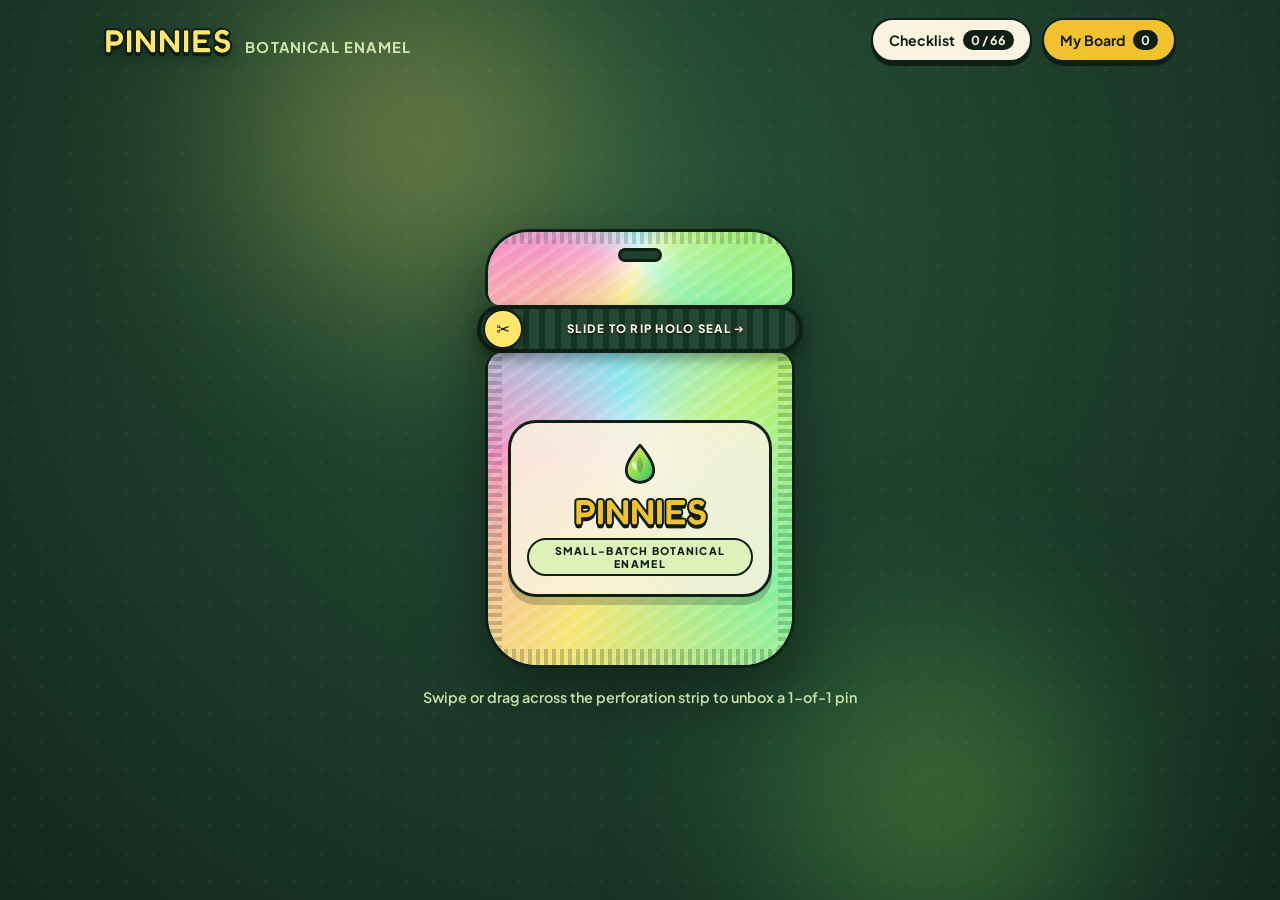
<file: index.html>
<!DOCTYPE html>
<html lang="en">
<head>
  <meta charset="UTF-8" />
  <meta name="viewport" content="width=device-width, initial-scale=1.0" />
  <title>PINNIES — Botanical Enamel</title>
  <link rel="preconnect" href="https://fonts.googleapis.com" />
  <link rel="preconnect" href="https://fonts.gstatic.com" crossorigin />
  <link href="https://fonts.googleapis.com/css2?family=Fredoka:wght@600;700&family=Plus+Jakarta+Sans:wght@500;600;700;800&display=swap" rel="stylesheet" />
  <link rel="stylesheet" href="styles.css" />
</head>
<body>
  <div class="studio-bg" aria-hidden="true">
    <div class="sun-bloom bloom-1"></div>
    <div class="sun-bloom bloom-2"></div>
    <div class="botanical-grid"></div>
  </div>

  <!-- Top Banner -->
  <header class="topbar">
    <div class="brand-lockup">
      <div class="brand-wordmark">PINNIES</div>
      <span class="brand-sub">Botanical Enamel</span>
    </div>
    <div class="topbar-actions">
      <button id="btnOpenChecklist" class="pill-btn pill-cream" type="button">
        <span>Checklist</span>
        <strong id="checklistCount">0 / 66</strong>
      </button>
      <button id="btnOpenBoard" class="pill-btn pill-gold" type="button">
        <span>My Board</span>
        <strong id="boardCount">0</strong>
      </button>
    </div>
  </header>

  <!-- Main Stage -->
  <main class="stage">
    <!-- PHASE 1: DIE-CUT HOLO FOIL BLIND BAG -->
    <section id="bagStage" class="bag-stage" aria-label="Blind Bag">
      <div id="pouchWrapper" class="pouch-wrapper">
        <!-- Tear-off Top Cap -->
        <div id="pouchCap" class="pouch-cap">
          <div class="holo-foil"></div>
          <div class="holo-glare"></div>
          <div class="hang-hole"></div>
          <div class="crimp-top"></div>
        </div>

        <!-- Perforated Tear Strip -->
        <div id="tearStrip" class="tear-strip" role="slider" aria-label="Slide to rip holographic seal" aria-valuemin="0" aria-valuemax="100" aria-valuenow="0" tabindex="0">
          <div class="tear-track">
            <div id="tearFill" class="tear-fill"></div>
            <span class="tear-prompt">SLIDE TO RIP HOLO SEAL ➔</span>
          </div>
          <div id="tearHandle" class="tear-handle" title="Drag across to rip">✂</div>
        </div>

        <!-- Pouch Lower Body -->
        <div id="pouchBody" class="pouch-body">
          <div class="holo-foil"></div>
          <div class="holo-glare"></div>
          <div class="crimp-side crimp-left"></div>
          <div class="crimp-side crimp-right"></div>

          <div class="pouch-emblem">
            <svg class="terp-drop" viewBox="0 0 64 64" width="44" height="44" aria-hidden="true">
              <defs>
                <linearGradient id="dropGrad" x1="0%" y1="0%" x2="100%" y2="100%">
                  <stop offset="0%" stop-color="#FFE66D" />
                  <stop offset="55%" stop-color="#8CE052" />
                  <stop offset="100%" stop-color="#2BB673" />
                </linearGradient>
              </defs>
              <path d="M32 6 C32 6 12 28 12 42 C12 53 21 60 32 60 C43 60 52 53 52 42 C52 28 32 6 32 6 Z" fill="url(#dropGrad)" stroke="#0E1F16" stroke-width="4" stroke-linejoin="round"/>
              <path d="M32 22 C27 31 25 38 32 47 C39 38 37 31 32 22 Z" fill="#0E1F16" opacity="0.22"/>
              <ellipse cx="24" cy="36" rx="3" ry="6" transform="rotate(-18 24 36)" fill="#FFFFFF" opacity="0.7"/>
            </svg>
            <div class="pouch-logo">PINNIES</div>
            <div class="pouch-tag">SMALL-BATCH BOTANICAL ENAMEL</div>
          </div>

          <div class="crimp-bottom"></div>
        </div>
      </div>

      <p class="stage-hint">Swipe or drag across the perforation strip to unbox a 1-of-1 pin</p>
    </section>

    <!-- PHASE 2: REVEAL STAGE (FLOATING PIN + EDITORIAL BUBBLE) -->
    <section id="revealStage" class="reveal-stage hidden" aria-label="Pin Reveal">
      <div id="burstLayer" class="burst-layer" aria-hidden="true"></div>

      <div class="reveal-workspace">
        <!-- Torn Pouch Remnant -->
        <div id="tornBase" class="torn-base" aria-hidden="true">
          <div class="holo-foil"></div>
          <div class="jagged-lip"></div>
          <div class="torn-logo">PINNIES</div>
        </div>

        <!-- Floating Die-Cut Pin -->
        <div id="floatingPinAnchor" class="floating-pin-anchor">
          <div id="pinGrabHint" class="grab-badge">Tap to animate • Drag to mount</div>
          <div id="floatingPin" class="floating-pin" role="button" tabindex="0" aria-label="Revealed Enamel Pin. Tap to animate or drag onto your collector board.">
            <div id="pinShadow" class="pin-shadow"></div>
            <div id="pin3D" class="pin-3d">
              <div id="pinFront" class="pin-face pin-front"></div>
              <div id="pinBack" class="pin-face pin-back"></div>
            </div>
          </div>
        </div>

        <!-- Separate Buttercream Editorial Spec Bubble -->
        <aside id="specBubble" class="spec-bubble" aria-label="Strain Details">
          <div class="bubble-pointer" aria-hidden="true"></div>
          <div class="bubble-top">
            <span id="specNumber" class="spec-num">#01 / 66</span>
            <span id="specRarity" class="spec-rarity">Common • Brass Gold</span>
          </div>
          <h1 id="specName" class="spec-name">Pineapple Express</h1>
          <p id="specTagline" class="spec-tagline">Art-Deco tropical locomotive with billowing enamel steam.</p>

          <div class="spec-section">
            <span id="specTerpLabel" class="spec-label">DOMINANT TERPENES</span>
            <div id="specTerpenes" class="terp-pills"></div>
          </div>

          <div class="bubble-actions">
            <button id="btnAnimatePin" class="action-btn action-animate" type="button">
              <span>✨ Animate</span>
            </button>
            <button id="btnFlipPin" class="action-btn" type="button">
              <span>↻ Flip Pin</span>
            </button>
            <button id="btnUvPin" class="action-btn" type="button">
              <span>UV Glow</span>
            </button>
          </div>
        </aside>
      </div>

      <!-- Bottom Stage Bar -->
      <div class="bottom-bar">
        <span class="drag-instruction">✋ Drag the pin anywhere to open your Collector’s Board</span>
        <button id="btnTearAnother" class="tear-another-btn" type="button">Tear Another Bag</button>
      </div>
    </section>
  </main>

  <!-- Drag Ghost Follower -->
  <div id="dragGhost" class="drag-ghost hidden" aria-hidden="true"></div>

  <!-- COLLECTOR'S CORKBOARD OVERLAY MODAL -->
  <div id="boardModal" class="modal-backdrop hidden" role="dialog" aria-modal="true" aria-labelledby="boardModalTitle">
    <div class="corkboard-modal">
      <div class="modal-header">
        <div>
          <h2 id="boardModalTitle">Collector’s Corkboard</h2>
          <p id="boardModalSub">Drop your pin anywhere on the cork • Tap mounted pins to animate</p>
        </div>
        <div class="modal-header-actions">
          <button id="btnBoardTearAnother" class="pill-btn pill-gold" type="button">Tear Another Bag</button>
          <button id="btnCloseBoard" class="close-btn" type="button" aria-label="Close board">✕</button>
        </div>
      </div>

      <div id="corkSurface" class="cork-surface">
        <div class="brass-bracket tl"></div>
        <div class="brass-bracket tr"></div>
        <div class="brass-bracket bl"></div>
        <div class="brass-bracket br"></div>

        <div id="dropTargetRing" class="drop-target-ring hidden">
          <span>Release to Pin Here</span>
        </div>

        <div id="boardEmptyState" class="board-empty">
          Tear open a holographic bag and drag your 1-of-1 pin onto the corkboard.
        </div>

        <div id="mountedPinsLayer" class="mounted-pins-layer"></div>
      </div>
    </div>
  </div>

  <!-- MASTER COLLECTOR'S CHECKLIST MODAL -->
  <div id="checklistModal" class="modal-backdrop hidden" role="dialog" aria-modal="true" aria-labelledby="checklistTitle">
    <div class="checklist-modal">
      <div class="modal-header">
        <div>
          <h2 id="checklistTitle">Series 01 Master Checklist</h2>
          <p id="checklistProgressText">0 of 66 Botanical Pins Unlocked</p>
        </div>
        <button id="btnCloseChecklist" class="close-btn" type="button" aria-label="Close checklist">✕</button>
      </div>

      <div class="progress-track">
        <div id="checklistProgressBar" class="progress-fill" style="width: 0%"></div>
      </div>

      <div class="filter-bar" role="tablist">
        <button class="filter-chip active" data-filter="all" type="button">All (66)</button>
        <button class="filter-chip" data-filter="unlocked" type="button">Unlocked</button>
        <button class="filter-chip" data-filter="terpenes" type="button">Terpenes</button>
        <button class="filter-chip" data-filter="missing" type="button">Missing</button>
      </div>

      <div id="checklistGrid" class="checklist-grid"></div>
    </div>
  </div>

  <!-- Data & Wave Modules -->
  <script src="data/roster.js"></script>
  <script src="data/wave1.js"></script>
  <script src="data/terpenes.js"></script>
  <!-- Future waves drop right in here:
  <script src="data/wave2.js"></script>
  <script src="data/wave3.js"></script>
  <script src="data/wave4.js"></script>
  <script src="data/wave5.js"></script>
  <script src="data/wave6.js"></script>
  -->
  <script src="app.js"></script>
</body>
</html>
</file>
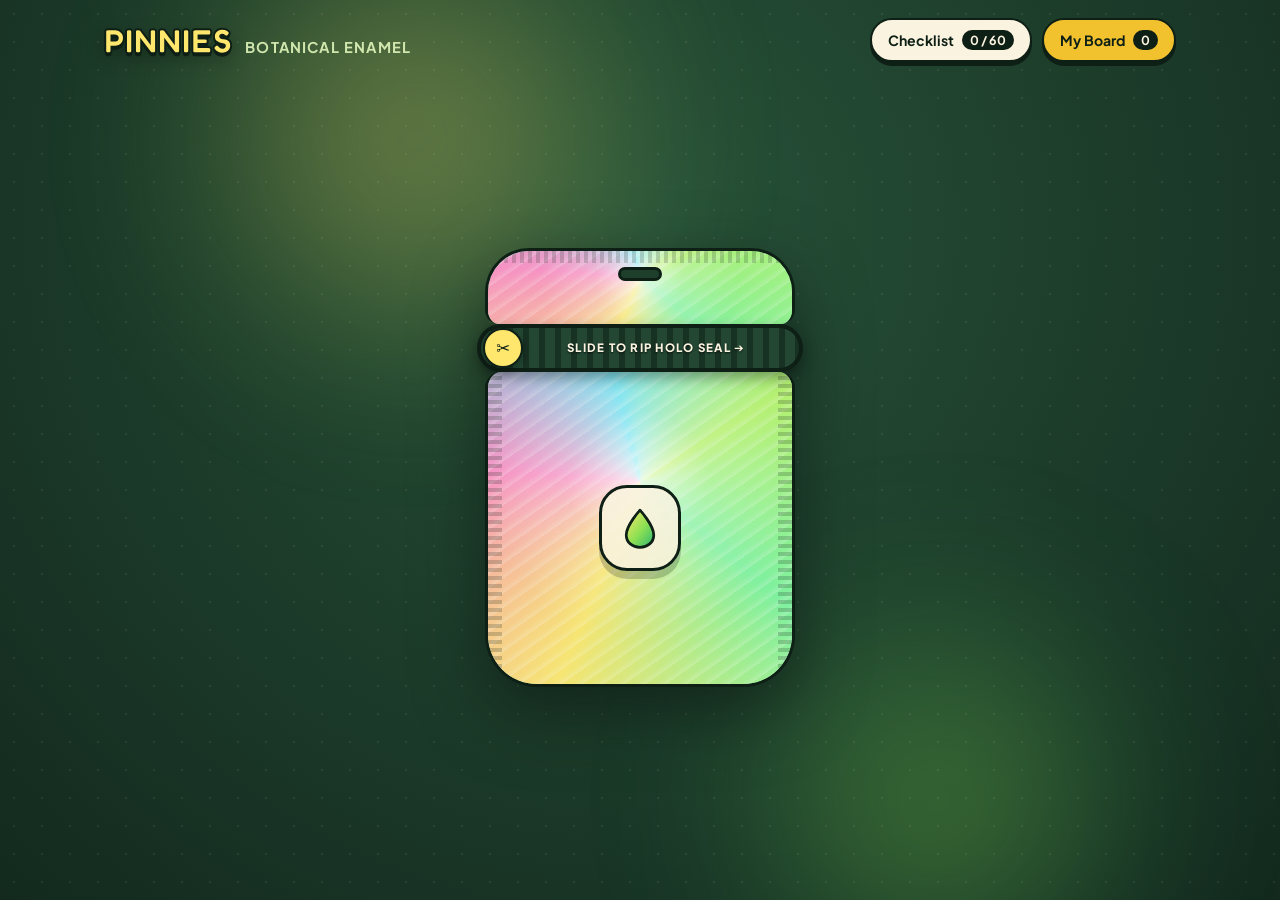
<file: gemini-code-1795145759542.html>
<!DOCTYPE html>
<html lang="en">
<head>
  <meta charset="UTF-8" />
  <meta name="viewport" content="width=device-width, initial-scale=1.0" />
  <title>PINNIES — Botanical Enamel</title>
  <link rel="preconnect" href="https://fonts.googleapis.com" />
  <link rel="preconnect" href="https://fonts.gstatic.com" crossorigin />
  <link href="https://fonts.googleapis.com/css2?family=Fredoka:wght@600;700&family=Plus+Jakarta+Sans:wght@500;600;700;800&display=swap" rel="stylesheet" />
  <link rel="stylesheet" href="styles.css" />
</head>
<body>
  <div class="studio-bg" aria-hidden="true">
    <div class="sun-bloom bloom-1"></div>
    <div class="sun-bloom bloom-2"></div>
    <div class="botanical-grid"></div>
  </div>

  <!-- Top Banner -->
  <header class="topbar">
    <div class="brand-lockup">
      <div class="brand-wordmark">PINNIES</div>
      <span class="brand-sub">Botanical Enamel</span>
    </div>
    <div class="topbar-actions">
      <button id="btnOpenChecklist" class="pill-btn pill-cream" type="button">
        <span>Checklist</span>
        <strong id="checklistCount">0 / 60</strong>
      </button>
      <button id="btnOpenBoard" class="pill-btn pill-gold" type="button">
        <span>My Board</span>
        <strong id="boardCount">0</strong>
      </button>
    </div>
  </header>

  <!-- Main Stage -->
  <main class="stage">
    <!-- PHASE 1: DIE-CUT HOLO FOIL BLIND BAG -->
    <section id="bagStage" class="bag-stage" aria-label="Blind Bag">
      <div id="pouchWrapper" class="pouch-wrapper">
        <!-- Tear-off Top Cap -->
        <div id="pouchCap" class="pouch-cap">
          <div class="holo-foil"></div>
          <div class="holo-glare"></div>
          <div class="hang-hole"></div>
          <div class="crimp-top"></div>
        </div>

        <!-- Perforated Tear Strip -->
        <div id="tearStrip" class="tear-strip" role="slider" aria-label="Slide to rip holographic seal" aria-valuemin="0" aria-valuemax="100" aria-valuenow="0" tabindex="0">
          <div class="tear-track">
            <div id="tearFill" class="tear-fill"></div>
            <span class="tear-prompt">SLIDE TO RIP HOLO SEAL ➔</span>
          </div>
          <div id="tearHandle" class="tear-handle" title="Drag across to rip">✂</div>
        </div>

        <!-- Pouch Lower Body -->
        <div id="pouchBody" class="pouch-body">
          <div class="holo-foil"></div>
          <div class="holo-glare"></div>
          <div class="crimp-side crimp-left"></div>
          <div class="crimp-side crimp-right"></div>

          <div class="pouch-emblem">
            <svg class="terp-drop" viewBox="0 0 64 64" width="44" height="44" aria-hidden="true">
              <defs>
                <linearGradient id="dropGrad" x1="0%" y1="0%" x2="100%" y2="100%">
                  <stop offset="0%" stop-color="#FFE66D" />
                  <stop offset="55%" stop-color="#8CE052" />
                  <stop offset="100%" stop-color="#2BB673" />
                </linearGradient>
              </defs>
              <path d="M32 6 C32 6 12 28 12 42 C12 53 21 60 32 60 C43 60 52 53 52 42 C52 28 32 6 32 6 Z" fill="url(#dropGrad)" stroke="#0E1F16" stroke-width="4" stroke-linejoin="round"/>
              <path d="M32 22 C27 31 25 38 32 47 C39 38 37
</file>
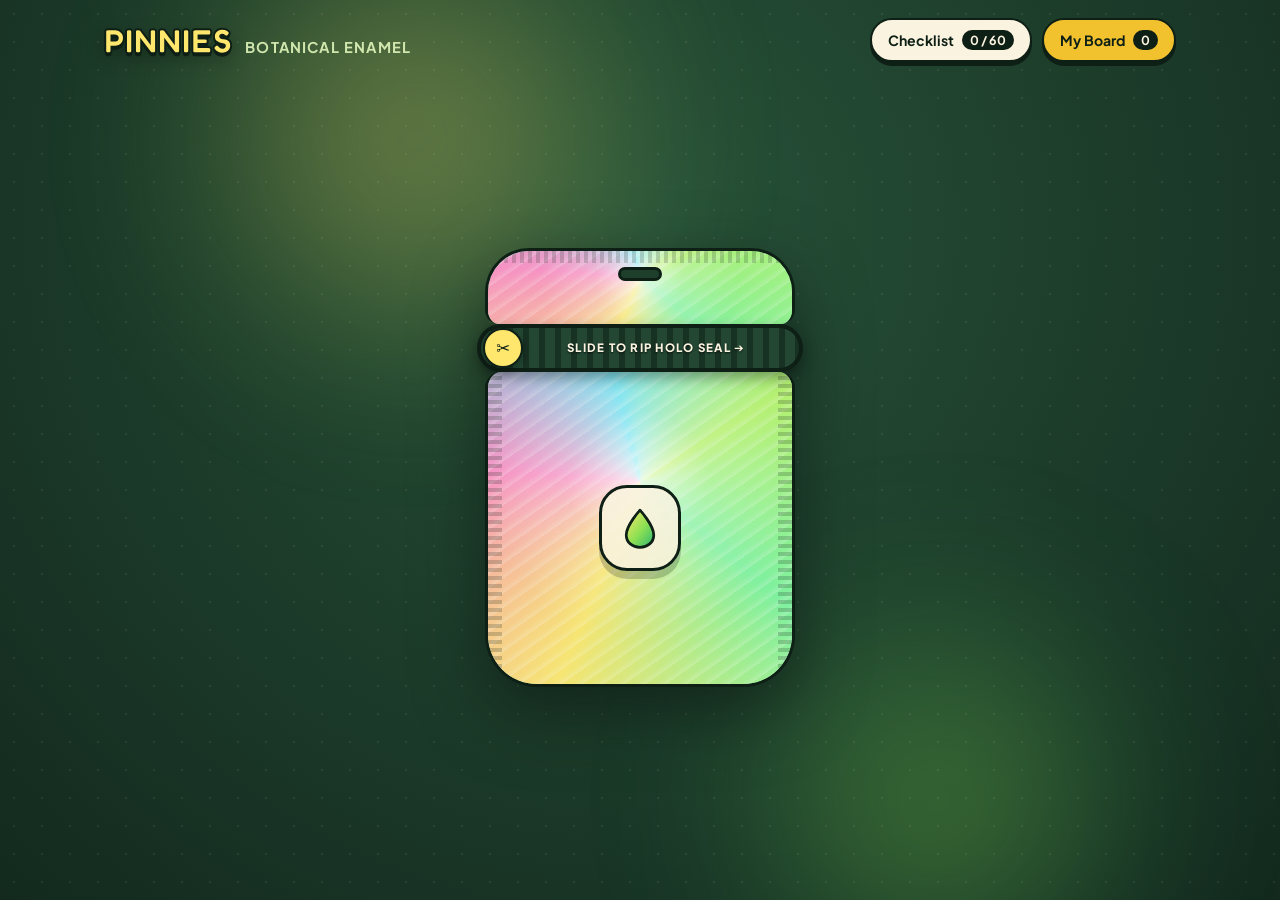
<file: gemini-code-1795145759542.index.html>
<!DOCTYPE html>
<html lang="en">
<head>
  <meta charset="UTF-8" />
  <meta name="viewport" content="width=device-width, initial-scale=1.0" />
  <title>PINNIES — Botanical Enamel</title>
  <link rel="preconnect" href="https://fonts.googleapis.com" />
  <link rel="preconnect" href="https://fonts.gstatic.com" crossorigin />
  <link href="https://fonts.googleapis.com/css2?family=Fredoka:wght@600;700&family=Plus+Jakarta+Sans:wght@500;600;700;800&display=swap" rel="stylesheet" />
  <link rel="stylesheet" href="styles.css" />
</head>
<body>
  <div class="studio-bg" aria-hidden="true">
    <div class="sun-bloom bloom-1"></div>
    <div class="sun-bloom bloom-2"></div>
    <div class="botanical-grid"></div>
  </div>

  <!-- Top Banner -->
  <header class="topbar">
    <div class="brand-lockup">
      <div class="brand-wordmark">PINNIES</div>
      <span class="brand-sub">Botanical Enamel</span>
    </div>
    <div class="topbar-actions">
      <button id="btnOpenChecklist" class="pill-btn pill-cream" type="button">
        <span>Checklist</span>
        <strong id="checklistCount">0 / 60</strong>
      </button>
      <button id="btnOpenBoard" class="pill-btn pill-gold" type="button">
        <span>My Board</span>
        <strong id="boardCount">0</strong>
      </button>
    </div>
  </header>

  <!-- Main Stage -->
  <main class="stage">
    <!-- PHASE 1: DIE-CUT HOLO FOIL BLIND BAG -->
    <section id="bagStage" class="bag-stage" aria-label="Blind Bag">
      <div id="pouchWrapper" class="pouch-wrapper">
        <!-- Tear-off Top Cap -->
        <div id="pouchCap" class="pouch-cap">
          <div class="holo-foil"></div>
          <div class="holo-glare"></div>
          <div class="hang-hole"></div>
          <div class="crimp-top"></div>
        </div>

        <!-- Perforated Tear Strip -->
        <div id="tearStrip" class="tear-strip" role="slider" aria-label="Slide to rip holographic seal" aria-valuemin="0" aria-valuemax="100" aria-valuenow="0" tabindex="0">
          <div class="tear-track">
            <div id="tearFill" class="tear-fill"></div>
            <span class="tear-prompt">SLIDE TO RIP HOLO SEAL ➔</span>
          </div>
          <div id="tearHandle" class="tear-handle" title="Drag across to rip">✂</div>
        </div>

        <!-- Pouch Lower Body -->
        <div id="pouchBody" class="pouch-body">
          <div class="holo-foil"></div>
          <div class="holo-glare"></div>
          <div class="crimp-side crimp-left"></div>
          <div class="crimp-side crimp-right"></div>

          <div class="pouch-emblem">
            <svg class="terp-drop" viewBox="0 0 64 64" width="44" height="44" aria-hidden="true">
              <defs>
                <linearGradient id="dropGrad" x1="0%" y1="0%" x2="100%" y2="100%">
                  <stop offset="0%" stop-color="#FFE66D" />
                  <stop offset="55%" stop-color="#8CE052" />
                  <stop offset="100%" stop-color="#2BB673" />
                </linearGradient>
              </defs>
              <path d="M32 6 C32 6 12 28 12 42 C12 53 21 60 32 60 C43 60 52 53 52 42 C52 28 32 6 32 6 Z" fill="url(#dropGrad)" stroke="#0E1F16" stroke-width="4" stroke-linejoin="round"/>
              <path d="M32 22 C27 31 25 38 32 47 C39 38 37
</file>
<file: styles.css>
:root {
  --bg-deep: #13291e;
  --bg-mid: #1e3f2c;
  --ink: #0e1f16;
  --cream: #faf3df;
  --cream-dark: #ede1c2;
  --gold: #f2c12e;
  --gold-bright: #ffe66d;
  --lime: #ddf2b8;
  --lime-ink: #254a2e;
  --emerald: #2bb673;
  --cork-base: #c68e53;
  --cork-dark: #9e6b36;
  --holo-angle: 130deg;
  --glare-x: 50%;
  --glare-y: 35%;
}

* {
  box-sizing: border-box;
  user-select: none;
  -webkit-user-select: none;
}

html, body {
  margin: 0;
  padding: 0;
  min-height: 100vh;
  font-family: "Plus Jakarta Sans", system-ui, -apple-system, sans-serif;
  background: radial-gradient(circle at 50% 25%, #275239 0%, var(--bg-mid) 45%, var(--bg-deep) 100%);
  color: var(--cream);
  overflow-x: hidden;
}

.studio-bg {
  position: fixed;
  inset: 0;
  pointer-events: none;
  z-index: 0;
  overflow: hidden;
}

.sun-bloom {
  position: absolute;
  border-radius: 50%;
  filter: blur(80px);
  opacity: 0.42;
}

.bloom-1 {
  width: 520px;
  height: 520px;
  top: -120px;
  left: 12%;
  background: radial-gradient(circle, #ffe66d 0%, rgba(140, 224, 82, 0.2) 60%, transparent 75%);
}

.bloom-2 {
  width: 480px;
  height: 480px;
  bottom: -140px;
  right: 8%;
  background: radial-gradient(circle, #8ce052 0%, rgba(43, 182, 115, 0.2) 60%, transparent 75%);
}

.botanical-grid {
  position: absolute;
  inset: 0;
  background-image: radial-gradient(rgba(250, 243, 223, 0.08) 1.5px, transparent 1.5px);
  background-size: 28px 28px;
}

/* Top Banner */
.topbar {
  position: relative;
  z-index: 20;
  max-width: 1120px;
  margin: 0 auto;
  padding: 18px 24px 10px;
  display: flex;
  align-items: center;
  justify-content: space-between;
  gap: 16px;
}

.brand-lockup {
  display: flex;
  align-items: baseline;
  gap: 12px;
}

.brand-wordmark {
  font-family: "Fredoka", cursive, sans-serif;
  font-size: 2.15rem;
  font-weight: 700;
  letter-spacing: 0.03em;
  color: var(--gold-bright);
  text-shadow: 0 3px 0 var(--ink), 0 6px 18px rgba(0, 0, 0, 0.35);
  -webkit-text-stroke: 2px var(--ink);
}

.brand-sub {
  font-size: 0.92rem;
  font-weight: 700;
  letter-spacing: 0.08em;
  text-transform: uppercase;
  color: var(--lime);
  opacity: 0.92;
}

.topbar-actions {
  display: flex;
  align-items: center;
  gap: 10px;
}

.pill-btn {
  display: inline-flex;
  align-items: center;
  gap: 8px;
  padding: 10px 16px;
  border-radius: 999px;
  border: 2.5px solid var(--ink);
  font-family: inherit;
  font-size: 0.88rem;
  font-weight: 700;
  cursor: pointer;
  box-shadow: 0 4px 0 var(--ink);
  transition: transform 0.14s ease, box-shadow 0.14s ease;
}

.pill-btn:hover { transform: translateY(-2px); box-shadow: 0 6px 0 var(--ink); }
.pill-btn:active { transform: translateY(2px); box-shadow: 0 2px 0 var(--ink); }
.pill-cream { background: var(--cream); color: var(--ink); }
.pill-gold { background: var(--gold); color: var(--ink); }
.pill-btn strong { background: var(--ink); color: var(--cream); padding: 2px 8px; border-radius: 999px; font-size: 0.78rem; }

/* Main Stage */
.stage {
  position: relative;
  z-index: 10;
  max-width: 1120px;
  margin: 0 auto;
  padding: 12px 24px 36px;
  min-height: calc(100vh - 86px);
  display: flex;
  flex-direction: column;
  align-items: center;
  justify-content: center;
}

.hidden { display: none !important; }

/* PHASE 1: DIE-CUT HOLO FOIL BLIND BAG */
.bag-stage {
  display: flex;
  flex-direction: column;
  align-items: center;
  gap: 20px;
}

.pouch-wrapper {
  position: relative;
  width: 310px;
  filter: drop-shadow(0 24px 34px rgba(7, 17, 12, 0.55));
  transition: transform 0.18s ease-out;
}

.pouch-cap {
  position: relative;
  height: 76px;
  background: #8fd9a8;
  border: 3.5px solid var(--ink);
  border-bottom: none;
  border-radius: 44px 44px 14px 14px;
  overflow: hidden;
  transform-origin: left bottom;
  transition: transform 0.55s cubic-bezier(0.22, 1, 0.36, 1), opacity 0.45s ease;
}

.pouch-cap.ripped {
  transform: translate(110px, -95px) rotate(26deg);
  opacity: 0;
}

.hang-hole {
  position: absolute;
  top: 16px;
  left: 50%;
  transform: translateX(-50%);
  width: 44px;
  height: 14px;
  border-radius: 999px;
  background: var(--bg-mid);
  border: 3px solid var(--ink);
  z-index: 5;
}

.crimp-top {
  position: absolute;
  top: 0;
  inset-inline: 0;
  height: 12px;
  background: repeating-linear-gradient(90deg, rgba(14, 31, 22, 0.18) 0 4px, transparent 4px 8px);
  z-index: 4;
}

/* Mobile-Friendly Perforated Tear Strip */
.tear-strip {
  position: relative;
  z-index: 12;
  height: 48px;
  margin-inline: -8px;
  background: var(--ink);
  border-radius: 999px;
  padding: 4px;
  display: flex;
  align-items: center;
  cursor: grab;
  touch-action: none;
  -webkit-touch-callout: none;
  box-shadow: 0 6px 14px rgba(0, 0, 0, 0.35);
}

.tear-strip:active { cursor: grabbing; }

.tear-track {
  position: relative;
  width: 100%;
  height: 100%;
  border-radius: 999px;
  background: repeating-linear-gradient(90deg, #234733 0px, #234733 10px, #173123 10px, #173123 16px);
  overflow: hidden;
  display: flex;
  align-items: center;
  justify-content: center;
  pointer-events: none;
}

.tear-fill {
  position: absolute;
  left: 0;
  top: 0;
  bottom: 0;
  width: 0%;
  background: linear-gradient(90deg, #8ce052, #ffe66d, #ff7eb3);
}

.tear-prompt {
  position: relative;
  z-index: 2;
  font-size: 0.72rem;
  font-weight: 800;
  letter-spacing: 0.11em;
  color: var(--cream);
  padding-left: 32px;
  text-shadow: 0 1px 2px rgba(0, 0, 0, 0.7);
}

.tear-handle {
  position: absolute;
  left: 6px;
  top: 4px;
  width: 40px;
  height: 40px;
  border-radius: 50%;
  background: var(--gold-bright);
  color: var(--ink);
  border: 2.5px solid var(--ink);
  display: grid;
  place-items: center;
  font-size: 1.05rem;
  font-weight: 800;
  z-index: 4;
  touch-action: none;
  box-shadow: 0 3px 8px rgba(0, 0, 0, 0.35);
}

/* Pouch Body */
.pouch-body {
  position: relative;
  height: 315px;
  background: #8fd9a8;
  border: 3.5px solid var(--ink);
  border-top: none;
  border-radius: 16px 16px 52px 52px;
  overflow: hidden;
  display: flex;
  flex-direction: column;
  align-items: center;
  justify-content: center;
  padding: 20px;
}

.holo-foil {
  position: absolute;
  inset: 0;
  background:
    conic-gradient(from var(--holo-angle) at var(--glare-x) var(--glare-y), #7ef29d, #ffe66d, #ff8cc6, #70e1f5, #b8f26b, #7ef29d),
    repeating-linear-gradient(-35deg, rgba(255, 255, 255, 0.24) 0px, rgba(255, 255, 255, 0.02) 6px, rgba(14, 31, 22, 0.08) 12px);
  background-blend-mode: screen, overlay;
  opacity: 0.92;
  pointer-events: none;
}

.holo-glare {
  position: absolute;
  inset: 0;
  background: radial-gradient(circle at var(--glare-x) var(--glare-y), rgba(255, 255, 255, 0.78) 0%, rgba(255, 255, 255, 0.22) 28%, transparent 62%);
  mix-blend-mode: overlay;
  pointer-events: none;
}

.crimp-side { position: absolute; top: 0; bottom: 0; width: 14px; background: repeating-linear-gradient(0deg, rgba(14, 31, 22, 0.2) 0 4px, transparent 4px 8px); }
.crimp-left { left: 0; }
.crimp-right { right: 0; }
.crimp-bottom { position: absolute; bottom: 0; inset-inline: 0; height: 16px; background: repeating-linear-gradient(90deg, rgba(14, 31, 22, 0.22) 0 4px, transparent 4px 8px); }

.pouch-emblem {
  position: relative;
  z-index: 4;
  display: flex;
  flex-direction: column;
  align-items: center;
  text-align: center;
  gap: 8px;
  padding: 18px 16px;
  border-radius: 28px;
  background: rgba(250, 243, 223, 0.86);
  border: 3px solid var(--ink);
  box-shadow: 0 8px 0 rgba(14, 31, 22, 0.22);
}

.pouch-logo {
  font-family: "Fredoka", cursive, sans-serif;
  font-size: 2.35rem;
  font-weight: 700;
  line-height: 1;
  color: var(--gold);
  -webkit-text-stroke: 2px var(--ink);
  text-shadow: 0 3px 0 var(--ink);
}

.pouch-tag {
  font-size: 0.66rem;
  font-weight: 800;
  letter-spacing: 0.12em;
  color: var(--ink);
  background: var(--lime);
  padding: 4px 10px;
  border-radius: 999px;
  border: 2px solid var(--ink);
}

.stage-hint {
  margin: 0;
  font-size: 0.9rem;
  font-weight: 600;
  color: var(--lime);
  text-align: center;
  opacity: 0.9;
}

/* PHASE 2: REVEAL STAGE */
.reveal-stage {
  width: 100%;
  display: flex;
  flex-direction: column;
  align-items: center;
  gap: 24px;
}

.burst-layer { position: fixed; inset: 0; pointer-events: none; z-index: 30; }

.sparkle-particle {
  position: absolute;
  width: 12px;
  height: 12px;
  border-radius: 3px;
  border: 2px solid var(--ink);
  animation: burstOut 0.85s cubic-bezier(0.16, 1, 0.3, 1) forwards;
}

@keyframes burstOut {
  0% { transform: translate(-50%, -50%) scale(0.4) rotate(0deg); opacity: 1; }
  100% { transform: translate(calc(-50% + var(--dx)), calc(-50% + var(--dy))) scale(1.1) rotate(220deg); opacity: 0; }
}

.reveal-workspace {
  position: relative;
  width: 100%;
  max-width: 920px;
  min-height: 430px;
  display: flex;
  align-items: center;
  justify-content: center;
  gap: 38px;
  flex-wrap: wrap;
  padding-top: 16px;
}

.torn-base {
  position: absolute;
  bottom: -14px;
  left: 16%;
  width: 185px;
  height: 112px;
  border: 3px solid var(--ink);
  border-top: none;
  border-radius: 8px 8px 34px 34px;
  overflow: hidden;
  transform: rotate(-8deg);
  opacity: 0.9;
  pointer-events: none;
  box-shadow: 0 14px 24px rgba(0, 0, 0, 0.4);
  animation: pouchSink 0.65s cubic-bezier(0.22, 1, 0.36, 1) forwards;
}

@keyframes pouchSink {
  0% { transform: translateY(-40px) scale(1.15) rotate(0deg); opacity: 1; }
  100% { transform: translateY(0) scale(1) rotate(-8deg); opacity: 0.92; }
}

.jagged-lip {
  position: relative;
  z-index: 3;
  height: 14px;
  background: linear-gradient(135deg, var(--bg-mid) 25%, transparent 25%) -10px 0, linear-gradient(225deg, var(--bg-mid) 25%, transparent 25%) -10px 0;
  background-size: 20px 20px;
}

.torn-logo {
  position: relative;
  z-index: 3;
  margin-top: 22px;
  text-align: center;
  font-family: "Fredoka", cursive, sans-serif;
  font-size: 1.35rem;
  color: var(--gold-bright);
  -webkit-text-stroke: 1.5px var(--ink);
}

.floating-pin-anchor {
  position: relative;
  width: 270px;
  height: 270px;
  display: grid;
  place-items: center;
  perspective: 1000px;
  animation: pullFromBag 0.75s cubic-bezier(0.22, 1.25, 0.36, 1) forwards;
}

@keyframes pullFromBag {
  0% { transform: translate(-90px, 150px) scale(0.45) rotate(-14deg); opacity: 0; }
  65% { transform: translate(0, -14px) scale(1.04) rotate(2deg); opacity: 1; }
  100% { transform: translate(0, 0) scale(1) rotate(0deg); opacity: 1; }
}

.grab-badge {
  position: absolute;
  top: -16px;
  background: rgba(14, 31, 22, 0.85);
  color: var(--gold-bright);
  border: 2px solid var(--gold);
  border-radius: 999px;
  padding: 4px 12px;
  font-size: 0.72rem;
  font-weight: 800;
  letter-spacing: 0.04em;
  pointer-events: none;
  z-index: 15;
}

.floating-pin {
  position: relative;
  width: 240px;
  height: 240px;
  cursor: grab;
  touch-action: none;
  transform-style: preserve-3d;
}

.floating-pin:active { cursor: grabbing; }

.pin-shadow {
  position: absolute;
  inset: 22px;
  border-radius: 50%;
  background: radial-gradient(circle, rgba(5, 14, 9, 0.65) 0%, transparent 72%);
  transform: translate(var(--sx, 0px), var(--sy, 24px)) scale(0.92);
  filter: blur(12px);
  pointer-events: none;
  transition: transform 0.08s ease-out;
}

.pin-3d {
  position: relative;
  width: 100%;
  height: 100%;
  transform-style: preserve-3d;
  transform: rotateX(var(--rx, 0deg)) rotateY(var(--ry, 0deg)) rotateY(var(--flip, 0deg));
  transition: transform 0.16s ease-out;
}

.pin-3d.flipped {
  --flip: 180deg;
  transition: transform 0.55s cubic-bezier(0.34, 1.56, 0.64, 1);
}

.pin-face {
  position: absolute;
  inset: 0;
  display: grid;
  place-items: center;
  backface-visibility: hidden;
  -webkit-backface-visibility: hidden;
  filter: drop-shadow(0 5px 0 rgba(14, 31, 22, 0.65)) drop-shadow(0 12px 18px rgba(0, 0, 0, 0.35));
}

.pin-back { transform: rotateY(180deg); }
.pin-face svg { width: 100%; height: 100%; overflow: visible; }
.uv-active .pin-front svg { filter: saturate(1.45) brightness(1.12) drop-shadow(0 0 14px rgba(132, 255, 89, 0.85)); }

/* Spec Bubble */
.spec-bubble {
  position: relative;
  width: 340px;
  max-width: 92vw;
  background: var(--cream);
  color: var(--ink);
  border: 3.5px solid var(--ink);
  border-radius: 26px;
  padding: 20px 22px;
  box-shadow: 0 10px 0 var(--ink), 0 22px 38px rgba(7, 17, 12, 0.45);
  animation: bubblePop 0.55s 0.2s cubic-bezier(0.22, 1.25, 0.36, 1) backwards;
}

@keyframes bubblePop {
  0% { transform: translateX(-18px) scale(0.92); opacity: 0; }
  100% { transform: translateX(0) scale(1); opacity: 1; }
}

.bubble-pointer {
  position: absolute;
  left: -15px;
  top: 50%;
  width: 24px;
  height: 24px;
  background: var(--cream);
  border-left: 3.5px solid var(--ink);
  border-bottom: 3.5px solid var(--ink);
  transform: translateY(-50%) rotate(45deg);
}

@media (max-width: 720px) { .bubble-pointer { display: none; } }

.bubble-top { display: flex; align-items: center; justify-content: space-between; gap: 8px; margin-bottom: 8px; }
.spec-num { font-size: 0.78rem; font-weight: 800; letter-spacing: 0.06em; color: #466352; }

.spec-rarity {
  font-size: 0.74rem;
  font-weight: 800;
  padding: 4px 10px;
  border-radius: 999px;
  background: var(--gold);
  color: var(--ink);
  border: 2px solid var(--ink);
}

.spec-rarity.rarity-uncommon { background: #b8e0d2; }
.spec-rarity.rarity-rare { background: #ffcad4; }
.spec-rarity.rarity-double-rare { background: linear-gradient(90deg, #bae6fd, #e9d5ff, #fde68a); }
.spec-rarity.rarity-chase { background: linear-gradient(90deg, #ffe66d, #8ce052, #70e1f5, #ff8cc6); }

.spec-name { margin: 0 0 6px; font-family: "Fredoka", cursive, sans-serif; font-size: 1.65rem; line-height: 1.1; color: var(--ink); }
.spec-tagline { margin: 0 0 14px; font-size: 0.86rem; line-height: 1.4; color: #365242; font-weight: 600; }
.spec-section { margin-bottom: 16px; }
.spec-label { display: block; font-size: 0.68rem; font-weight: 800; letter-spacing: 0.1em; color: #547361; margin-bottom: 6px; }
.terp-pills { display: flex; flex-wrap: wrap; gap: 6px; }
.terp-pill { background: var(--lime); color: var(--lime-ink); border: 2px solid var(--ink); border-radius: 999px; padding: 4px 11px; font-size: 0.75rem; font-weight: 800; letter-spacing: 0.04em; text-transform: uppercase; }

.bubble-actions { display: grid; grid-template-columns: 1.25fr 1fr 1fr; gap: 8px; }

.action-btn {
  padding: 9px 10px;
  border-radius: 12px;
  border: 2.5px solid var(--ink);
  background: #ffffff;
  color: var(--ink);
  font-family: inherit;
  font-size: 0.78rem;
  font-weight: 800;
  cursor: pointer;
  box-shadow: 0 3px 0 var(--ink);
  transition: transform 0.12s ease, box-shadow 0.12s ease;
}

.action-btn:hover { transform: translateY(-2px); box-shadow: 0 5px 0 var(--ink); }
.action-btn:active { transform: translateY(1px); box-shadow: 0 2px 0 var(--ink); }
.action-animate { background: var(--gold-bright); }
.action-btn.active { background: #8ce052; }

.bottom-bar {
  width: 100%;
  max-width: 720px;
  display: flex;
  align-items: center;
  justify-content: space-between;
  gap: 14px;
  flex-wrap: wrap;
  background: rgba(14, 31, 22, 0.72);
  border: 2.5px solid rgba(250, 243, 223, 0.25);
  border-radius: 999px;
  padding: 10px 14px 10px 22px;
  backdrop-filter: blur(8px);
}

.drag-instruction { font-size: 0.86rem; font-weight: 700; color: var(--cream); }

.tear-another-btn {
  padding: 10px 18px;
  border-radius: 999px;
  border: 2.5px solid var(--ink);
  background: var(--emerald);
  color: var(--ink);
  font-family: inherit;
  font-size: 0.85rem;
  font-weight: 800;
  cursor: pointer;
  box-shadow: 0 3px 0 var(--ink);
}

.tear-another-btn:hover { background: #38cc84; }

.drag-ghost {
  position: fixed;
  width: 130px;
  height: 130px;
  pointer-events: none;
  z-index: 200;
  transform: translate(-50%, -50%) scale(1.06) rotate(-4deg);
  filter: drop-shadow(0 16px 20px rgba(0, 0, 0, 0.55));
}

/* Modals */
.modal-backdrop {
  position: fixed;
  inset: 0;
  z-index: 100;
  background: rgba(8, 19, 13, 0.76);
  backdrop-filter: blur(6px);
  display: grid;
  place-items: center;
  padding: 18px;
}

.corkboard-modal, .checklist-modal {
  width: 100%;
  max-width: 920px;
  background: var(--cream);
  color: var(--ink);
  border: 4px solid var(--ink);
  border-radius: 28px;
  padding: 20px 22px;
  box-shadow: 0 14px 0 var(--ink), 0 28px 60px rgba(0, 0, 0, 0.65);
  animation: modalRise 0.28s cubic-bezier(0.22, 1.2, 0.36, 1);
}

@keyframes modalRise {
  0% { transform: scale(0.93) translateY(16px); opacity: 0; }
  100% { transform: scale(1) translateY(0); opacity: 1; }
}

.modal-header { display: flex; align-items: center; justify-content: space-between; gap: 12px; margin-bottom: 14px; }
.modal-header h2 { margin: 0; font-family: "Fredoka", cursive, sans-serif; font-size: 1.5rem; }
.modal-header p { margin: 2px 0 0; font-size: 0.82rem; font-weight: 600; color: #466352; }
.modal-header-actions { display: flex; align-items: center; gap: 10px; }

.close-btn {
  width: 38px;
  height: 38px;
  border-radius: 50%;
  border: 2.5px solid var(--ink);
  background: #ffffff;
  color: var(--ink);
  font-size: 1rem;
  font-weight: 800;
  cursor: pointer;
  box-shadow: 0 3px 0 var(--ink);
}

.cork-surface {
  position: relative;
  width: 100%;
  height: 460px;
  border-radius: 20px;
  border: 10px solid #59381d;
  outline: 3.5px solid var(--ink);
  background:
    radial-gradient(rgba(82, 48, 20, 0.22) 1.5px, transparent 1.5px),
    radial-gradient(rgba(255, 224, 178, 0.25) 1px, transparent 1px),
    linear-gradient(135deg, var(--cork-base), #b57c43);
  background-size: 18px 18px, 11px 11px, 100% 100%;
  background-position: 0 0, 5px 7px, 0 0;
  box-shadow: inset 0 6px 18px rgba(46, 25, 9, 0.45);
  overflow: hidden;
}

.cork-surface.drop-active { box-shadow: inset 0 0 0 5px var(--gold-bright), inset 0 6px 18px rgba(46, 25, 9, 0.45); }
.brass-bracket { position: absolute; width: 24px; height: 24px; border: 4px solid var(--gold); z-index: 3; pointer-events: none; }
.brass-bracket.tl { top: 8px; left: 8px; border-right: none; border-bottom: none; }
.brass-bracket.tr { top: 8px; right: 8px; border-left: none; border-bottom: none; }
.brass-bracket.bl { bottom: 8px; left: 8px; border-right: none; border-top: none; }
.brass-bracket.br { bottom: 8px; right: 8px; border-left: none; border-top: none; }

.drop-target-ring {
  position: absolute;
  width: 136px;
  height: 136px;
  border-radius: 50%;
  border: 3px dashed var(--gold-bright);
  background: rgba(255, 230, 109, 0.22);
  display: grid;
  place-items: center;
  text-align: center;
  padding: 10px;
  font-size: 0.78rem;
  font-weight: 800;
  color: #ffffff;
  text-shadow: 0 2px 4px var(--ink);
  transform: translate(-50%, -50%);
  pointer-events: none;
  z-index: 25;
}

.board-empty { position: absolute; inset: 0; display: grid; place-items: center; text-align: center; padding: 32px; font-weight: 700; color: rgba(46, 25, 9, 0.72); pointer-events: none; }
.mounted-pins-layer { position: absolute; inset: 0; z-index: 10; }

.mounted-pin {
  position: absolute;
  width: 122px;
  height: 122px;
  transform: translate(-50%, -50%);
  cursor: grab;
  touch-action: none;
  filter: drop-shadow(0 5px 5px rgba(40, 20, 6, 0.55));
  transition: transform 0.18s cubic-bezier(0.34, 1.56, 0.64, 1);
}

.mounted-pin:hover { transform: translate(-50%, -50%) scale(1.07); z-index: 18; }
.mounted-pin.just-pinned { animation: pinThud 0.35s cubic-bezier(0.22, 1.4, 0.36, 1); }
@keyframes pinThud {
  0% { transform: translate(-50%, -50%) scale(1.32); }
  65% { transform: translate(-50%, -50%) scale(0.92); }
  100% { transform: translate(-50%, -50%) scale(1); }
}

.mounted-pin-remove {
  position: absolute;
  top: -4px;
  right: -4px;
  width: 22px;
  height: 22px;
  border-radius: 50%;
  border: 2px solid var(--ink);
  background: #ff6b6b;
  color: var(--ink);
  font-size: 0.68rem;
  font-weight: 900;
  display: none;
  place-items: center;
  cursor: pointer;
}

.mounted-pin:hover .mounted-pin-remove { display: grid; }

.checklist-modal { max-height: 86vh; display: flex; flex-direction: column; }
.progress-track { width: 100%; height: 14px; background: var(--cream-dark); border: 2.5px solid var(--ink); border-radius: 999px; overflow: hidden; margin-bottom: 12px; }
.progress-fill { height: 100%; background: linear-gradient(90deg, #8ce052, var(--gold)); transition: width 0.3s ease; }
.filter-bar { display: flex; gap: 8px; flex-wrap: wrap; margin-bottom: 14px; }
.filter-chip { padding: 6px 14px; border-radius: 999px; border: 2px solid var(--ink); background: #ffffff; color: var(--ink); font-family: inherit; font-size: 0.78rem; font-weight: 800; cursor: pointer; }
.filter-chip.active { background: var(--gold); }
.checklist-grid { overflow-y: auto; display: grid; grid-template-columns: repeat(auto-fill, minmax(150px, 1fr)); gap: 10px; padding-right: 4px; }
.check-card { border: 2.5px solid var(--ink); border-radius: 16px; padding: 10px; background: #ffffff; display: flex; flex-direction: column; align-items: center; text-align: center; gap: 6px; }
.check-card.locked { background: var(--cream-dark); opacity: 0.76; }
.check-thumb { width: 72px; height: 72px; display: grid; place-items: center; }
.check-silhouette { width: 54px; height: 54px; border-radius: 50%; background: rgba(14, 31, 22, 0.14); border: 2px dashed rgba(14, 31, 22, 0.35); display: grid; place-items: center; font-weight: 900; font-size: 1.1rem; color: rgba(14, 31, 22, 0.45); }
.check-num { font-size: 0.68rem; font-weight: 800; color: #547361; }
.check-title { font-size: 0.8rem; font-weight: 800; line-height: 1.2; }
.check-badge { font-size: 0.64rem; font-weight: 800; padding: 2px 8px; border-radius: 999px; border: 1.5px solid var(--ink); background: var(--lime); }
.check-badge.upcoming { background: #e5e5e5; border-style: dashed; }

/* =========================================================
   MULTI-STAGE KINETIC PIN ANIMATIONS (WAVE 1 + TERPENES)
   ========================================================= */

@keyframes spin360 { to { transform: rotate(360deg); } }

/* #01 Pineapple Express: Wheels spin, chassis chugs, headlamp flashes, smoke rings float up */
.anim-train .wheel-spin { transform-box: fill-box; transform-origin: center; animation: spin360 0.65s linear 2; }
.anim-train .loco-chassis { animation: trainChug 0.22s ease-in-out 6; }
.anim-train .steam-plume { transform-box: fill-box; transform-origin: bottom center; animation: steamPuff 0.65s ease-out 2; }
.anim-train .steam-ring { animation: ringRise 1.3s ease-out forwards; }
.anim-train .train-headlamp { animation: lampFlash 0.25s ease-in-out 5; }
@keyframes trainChug { 0%, 100% { transform: translateY(0) rotate(0deg); } 50% { transform: translateY(-4px) rotate(-1.5deg); } }
@keyframes steamPuff { 0%, 100% { transform: scale(1) translateY(0); } 50% { transform: scale(1.09) translateY(-6px); } }
@keyframes ringRise { 0% { transform: translateY(10px) scale(0.7); opacity: 0; } 40% { opacity: 0.95; } 100% { transform: translateY(-28px) scale(1.25); opacity: 0; } }
@keyframes lampFlash { 0%, 100% { fill: #FFF7AE; } 50% { fill: #FFFFFF; filter: drop-shadow(0 0 8px #FFE66D); } }

/* #02 Blue Dream: Shooting star streaks across, moon rocks, dangling charms swing */
.anim-dream .shooting-star { animation: starStreak 1.1s cubic-bezier(0.16, 1, 0.3, 1) forwards; }
.anim-dream .dream-charm { transform-box: fill-box; transform-origin: top center; animation: charmSway 0.65s ease-in-out 2; }
.anim-dream .dream-charm-alt { transform-box: fill-box; transform-origin: top center; animation: charmSwayAlt 0.65s ease-in-out 2; }
.anim-dream .moon-body { transform-box: fill-box; transform-origin: center; animation: moonRock 1.3s ease-in-out; }
@keyframes starStreak { 0% { transform: translate(35px, -25px) scale(0.4); opacity: 0; } 35% { opacity: 1; } 100% { transform: translate(-95px, 65px) scale(1.1); opacity: 0; } }
@keyframes charmSway { 0%, 100% { transform: rotate(0deg); } 25% { transform: rotate(18deg); } 75% { transform: rotate(-16deg); } }
@keyframes charmSwayAlt { 0%, 100% { transform: rotate(0deg); } 25% { transform: rotate(-16deg); } 75% { transform: rotate(18deg); } }
@keyframes moonRock { 0%, 100% { transform: rotate(0deg) scale(1); } 50% { transform: rotate(-6deg) scale(1.05); } }

/* #03 Sour Diesel: Nozzle pumps, toxic bubbles rise, acid drip stretches, hazard sign rattles */
.anim-diesel .fuel-nozzle { transform-box: fill-box; transform-origin: left center; animation: nozzlePump 0.32s ease-in-out 4; }
.anim-diesel .acid-drip { animation: dripStretch 0.65s ease-in-out 2; }
.anim-diesel .acid-bubbles { animation: bubblesUp 1.3s ease-out forwards; }
.anim-diesel .diesel-sign { transform-box: fill-box; transform-origin: center; animation: hazardShake 0.22s ease-in-out 5; }
@keyframes nozzlePump { 0%, 100% { transform: rotate(0deg); } 50% { transform: rotate(-18deg); } }
@keyframes dripStretch { 0%, 100% { transform: translateY(0) scaleY(1); } 50% { transform: translateY(8px) scaleY(1.28); } }
@keyframes bubblesUp { 0% { transform: translateY(14px) scale(0.6); opacity: 0; } 40% { opacity: 1; } 100% { transform: translateY(-22px) scale(1.15); opacity: 0; } }
@keyframes hazardShake { 0%, 100% { transform: rotate(-7deg); } 50% { transform: rotate(-11deg) scale(1.03); } }

/* #04 Northern Lights: Dual aurora waves ripple in counter-motion while stars twinkle */
.anim-aurora .aurora-ribbon { animation: auroraWave 0.75s ease-in-out 2; }
.anim-aurora .aurora-ribbon-2 { animation: auroraWaveAlt 0.75s ease-in-out 2; }
.anim-aurora .aurora-stars { animation: starTwinkle 0.45s ease-in-out 3; }
@keyframes auroraWave { 0%, 100% { transform: skewX(0deg) scaleY(1); filter: brightness(1); } 50% { transform: skewX(-8deg) scaleY(1.12); filter: brightness(1.3); } }
@keyframes auroraWaveAlt { 0%, 100% { transform: skewX(0deg) scaleY(1); } 50% { transform: skewX(8deg) scaleY(1.1); } }
@keyframes starTwinkle { 0%, 100% { opacity: 0.4; } 50% { opacity: 1; } }

/* #05 OG Kush: Lowrider hydraulic 3-wheel hop with crown airtime & flashing bolts */
.anim-og .og-plate { transform-box: fill-box; transform-origin: bottom left; animation: hydroHop 0.42s cubic-bezier(0.22, 1.4, 0.36, 1) 3; }
.anim-og .og-crown { transform-box: fill-box; transform-origin: bottom center; animation: crownTilt 0.42s ease-in-out 3; }
.anim-og .og-bolt { animation: lampFlash 0.25s ease-in-out 5; }
@keyframes hydroHop { 0%, 100% { transform: translateY(0) rotate(0deg); } 50% { transform: translateY(-12px) rotate(-6deg); } }
@keyframes crownTilt { 0%, 100% { transform: translateY(0) rotate(0deg); } 50% { transform: translateY(-18px) rotate(9deg); } }

/* #06 Granddaddy Purple: Recliner leans back, grapes jiggle, Zzzs float upward */
.anim-gdp .gdp-chair { transform-box: fill-box; transform-origin: bottom center; animation: chairRock 0.75s ease-in-out 2; }
.anim-gdp .gdp-grapes { transform-box: fill-box; transform-origin: top center; animation: grapeJiggle 0.35s ease-in-out 4; }
.anim-gdp .gdp-zzz { animation: zzzFloat 1.4s ease-out forwards; }
@keyframes chairRock { 0%, 100% { transform: rotate(0deg); } 35% { transform: rotate(-9deg); } 70% { transform: rotate(5deg); } }
@keyframes grapeJiggle { 0%, 100% { transform: rotate(0deg); } 50% { transform: rotate(8deg); } }
@keyframes zzzFloat { 0% { transform: translateY(4px) scale(0.85); opacity: 0; } 30% { opacity: 1; } 100% { transform: translateY(-18px) scale(1.2); opacity: 0; } }

/* #07 Gelato: Cherry twirls, scoops squish-bounce, pastel drip stretches */
.anim-gelato .gelato-cherry { transform-box: fill-box; transform-origin: center; animation: spin360 0.65s ease-in-out 2; }
.anim-gelato .gelato-scoop { transform-box: fill-box; transform-origin: bottom center; animation: scoopSquish 0.42s ease-in-out 3; }
.anim-gelato .gelato-drip { animation: dripStretch 0.65s ease-in-out 2; }
@keyframes scoopSquish { 0%, 100% { transform: scale(1, 1); } 50% { transform: scale(1.07, 0.94); } }

/* #08 Wedding Cake: Sparkler bursts & rotates while cake tiers do a celebratory bounce */
.anim-cake .cake-spark { transform-box: fill-box; transform-origin: center; animation: sparkCrack 0.22s ease-in-out 6; }
.anim-cake .cake-tiers { transform-box: fill-box; transform-origin: bottom center; animation: scoopSquish 0.42s ease-in-out 3; }
@keyframes sparkCrack { 0%, 100% { transform: scale(1) rotate(0deg); } 50% { transform: scale(1.45) rotate(30deg); } }

/* #09 Jack Herer: Magnetic needle spins 360° with realistic north-seeking oscillation */
.anim-compass .compass-needle { transform-box: fill-box; transform-origin: center; animation: compassSpin 1.35s cubic-bezier(0.34, 1.56, 0.64, 1) forwards; }
@keyframes compassSpin { 0% { transform: rotate(0deg); } 65% { transform: rotate(415deg); } 82% { transform: rotate(342deg); } 100% { transform: rotate(360deg); } }

/* #10 Girl Scout Cookies: Cookie twists with a bite crunch as crumbs scatter outward */
.anim-gsc .gsc-cookie { transform-box: fill-box; transform-origin: center; animation: cookieWiggle 0.4s ease-in-out 3; }
.anim-gsc .gsc-crumbs { animation: crumbPop 1.1s ease-out forwards; }
@keyframes cookieWiggle { 0%, 100% { transform: rotate(0deg) scale(1); } 25% { transform: rotate(-12deg) scale(1.06); } 75% { transform: rotate(12deg) scale(1.06); } }
@keyframes crumbPop { 0% { transform: translate(-10px, 10px) scale(0.5); opacity: 0; } 30% { opacity: 1; } 100% { transform: translate(16px, -18px) scale(1.2); opacity: 0; } }

/* Terpene Vault Animations (T1 - T6) */
.anim-terp-myrcene .terp-rings { transform-box: fill-box; transform-origin: center; animation: spin360 1.4s linear forwards; }
.anim-terp-myrcene .terp-orbit { transform-box: fill-box; transform-origin: center; animation: scoopSquish 0.45s ease-in-out 3; }

.anim-terp-limonene .citrus-wheel { transform-box: fill-box; transform-origin: center; animation: spin360 1.1s cubic-bezier(0.22, 1, 0.36, 1) forwards; }
.anim-terp-limonene .zest-sparks { animation: sparkCrack 0.3s ease-in-out 4; }

.anim-terp-caryo .spice-burst { transform-box: fill-box; transform-origin: center; animation: sparkCrack 0.32s ease-in-out 4; }

.anim-terp-pinene .pine-sway { transform-box: fill-box; transform-origin: bottom center; animation: charmSway 0.65s ease-in-out 2; }

.anim-terp-terpinolene .kaleido-spin { transform-box: fill-box; transform-origin: center; animation: spin360 1.25s cubic-bezier(0.34, 1.56, 0.64, 1) forwards; }

.anim-terp-linalool .lavender-mist { transform-box: fill-box; transform-origin: bottom center; animation: moonRock 1.3s ease-in-out; }
</file>
